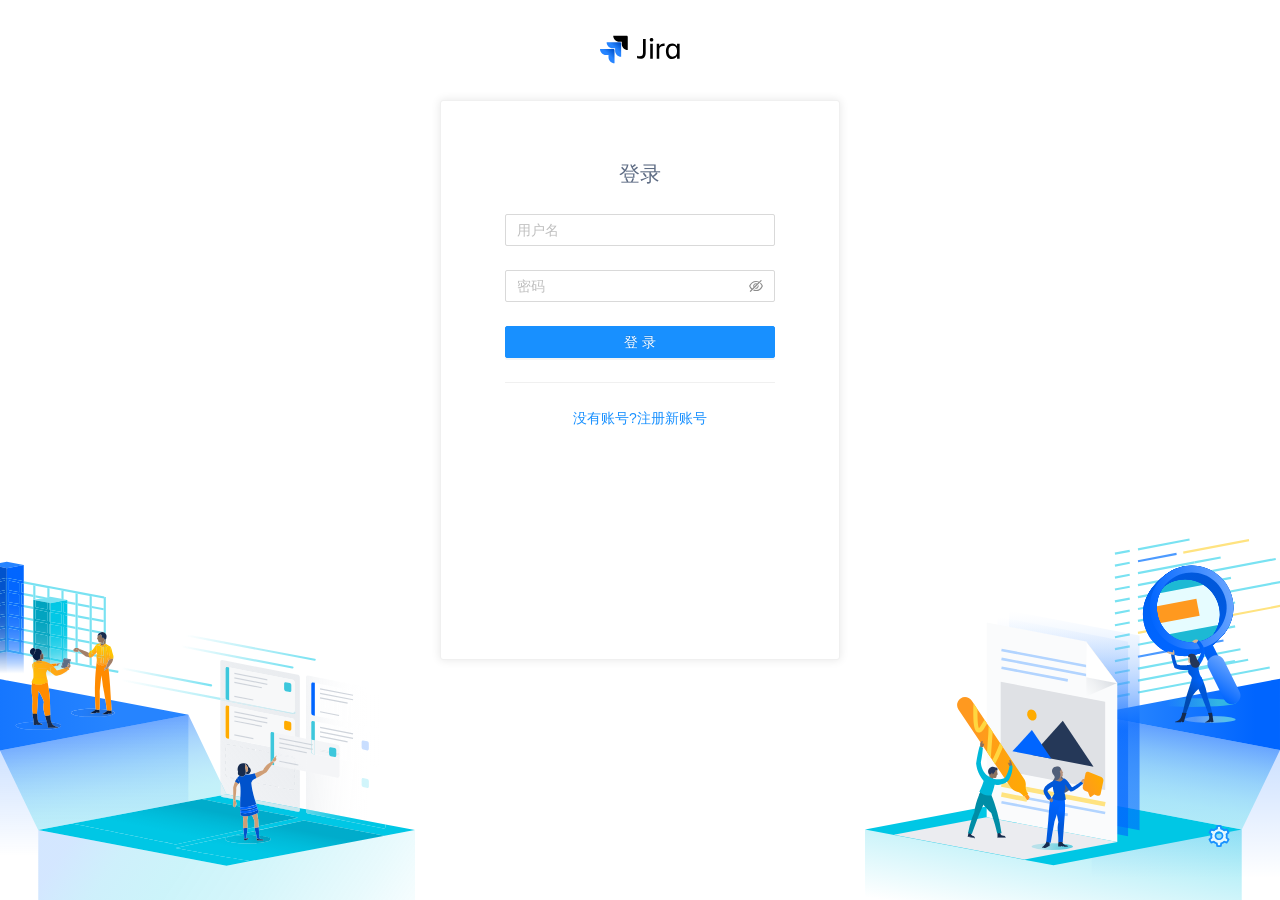
<file: index.html>
<!doctype html><html lang="en"><head><meta charset="utf-8"/><link rel="icon" href="/favicon.ico"/><meta name="viewport" content="width=device-width,initial-scale=1"/><meta name="theme-color" content="#000000"/><meta name="description" content="Web site created using create-react-app"/><link rel="apple-touch-icon" href="/logo192.png"/><link rel="manifest" href="/manifest.json"/><title>React App</title><link href="/static/css/2.31b4b41a.chunk.css" rel="stylesheet"><link href="/static/css/main.d8756c0c.chunk.css" rel="stylesheet"></head><body><noscript>You need to enable JavaScript to run this app.</noscript><div id="root"></div><script>!function(e){function r(r){for(var n,a,i=r[0],c=r[1],l=r[2],s=0,p=[];s<i.length;s++)a=i[s],Object.prototype.hasOwnProperty.call(o,a)&&o[a]&&p.push(o[a][0]),o[a]=0;for(n in c)Object.prototype.hasOwnProperty.call(c,n)&&(e[n]=c[n]);for(f&&f(r);p.length;)p.shift()();return u.push.apply(u,l||[]),t()}function t(){for(var e,r=0;r<u.length;r++){for(var t=u[r],n=!0,i=1;i<t.length;i++){var c=t[i];0!==o[c]&&(n=!1)}n&&(u.splice(r--,1),e=a(a.s=t[0]))}return e}var n={},o={1:0},u=[];function a(r){if(n[r])return n[r].exports;var t=n[r]={i:r,l:!1,exports:{}};return e[r].call(t.exports,t,t.exports,a),t.l=!0,t.exports}a.e=function(e){var r=[],t=o[e];if(0!==t)if(t)r.push(t[2]);else{var n=new Promise((function(r,n){t=o[e]=[r,n]}));r.push(t[2]=n);var u,i=document.createElement("script");i.charset="utf-8",i.timeout=120,a.nc&&i.setAttribute("nonce",a.nc),i.src=function(e){return a.p+"static/js/"+({}[e]||e)+"."+{3:"1d56a611"}[e]+".chunk.js"}(e);var c=new Error;u=function(r){i.onerror=i.onload=null,clearTimeout(l);var t=o[e];if(0!==t){if(t){var n=r&&("load"===r.type?"missing":r.type),u=r&&r.target&&r.target.src;c.message="Loading chunk "+e+" failed.\n("+n+": "+u+")",c.name="ChunkLoadError",c.type=n,c.request=u,t[1](c)}o[e]=void 0}};var l=setTimeout((function(){u({type:"timeout",target:i})}),12e4);i.onerror=i.onload=u,document.head.appendChild(i)}return Promise.all(r)},a.m=e,a.c=n,a.d=function(e,r,t){a.o(e,r)||Object.defineProperty(e,r,{enumerable:!0,get:t})},a.r=function(e){"undefined"!=typeof Symbol&&Symbol.toStringTag&&Object.defineProperty(e,Symbol.toStringTag,{value:"Module"}),Object.defineProperty(e,"__esModule",{value:!0})},a.t=function(e,r){if(1&r&&(e=a(e)),8&r)return e;if(4&r&&"object"==typeof e&&e&&e.__esModule)return e;var t=Object.create(null);if(a.r(t),Object.defineProperty(t,"default",{enumerable:!0,value:e}),2&r&&"string"!=typeof e)for(var n in e)a.d(t,n,function(r){return e[r]}.bind(null,n));return t},a.n=function(e){var r=e&&e.__esModule?function(){return e.default}:function(){return e};return a.d(r,"a",r),r},a.o=function(e,r){return Object.prototype.hasOwnProperty.call(e,r)},a.p="/",a.oe=function(e){throw console.error(e),e};var i=this["webpackJsonpmy-jira"]=this["webpackJsonpmy-jira"]||[],c=i.push.bind(i);i.push=r,i=i.slice();for(var l=0;l<i.length;l++)r(i[l]);var f=c;t()}([])</script><script src="/static/js/2.f149c4c9.chunk.js"></script><script src="/static/js/main.4d9c2b0d.chunk.js"></script></body></html>
</file>
<file: static/css/main.d8756c0c.chunk.css>
html{font-size:62.5%}html body #root .App{min-height:100vh}h1{margin:0}
/*# sourceMappingURL=main.d8756c0c.chunk.css.map */
</file>
